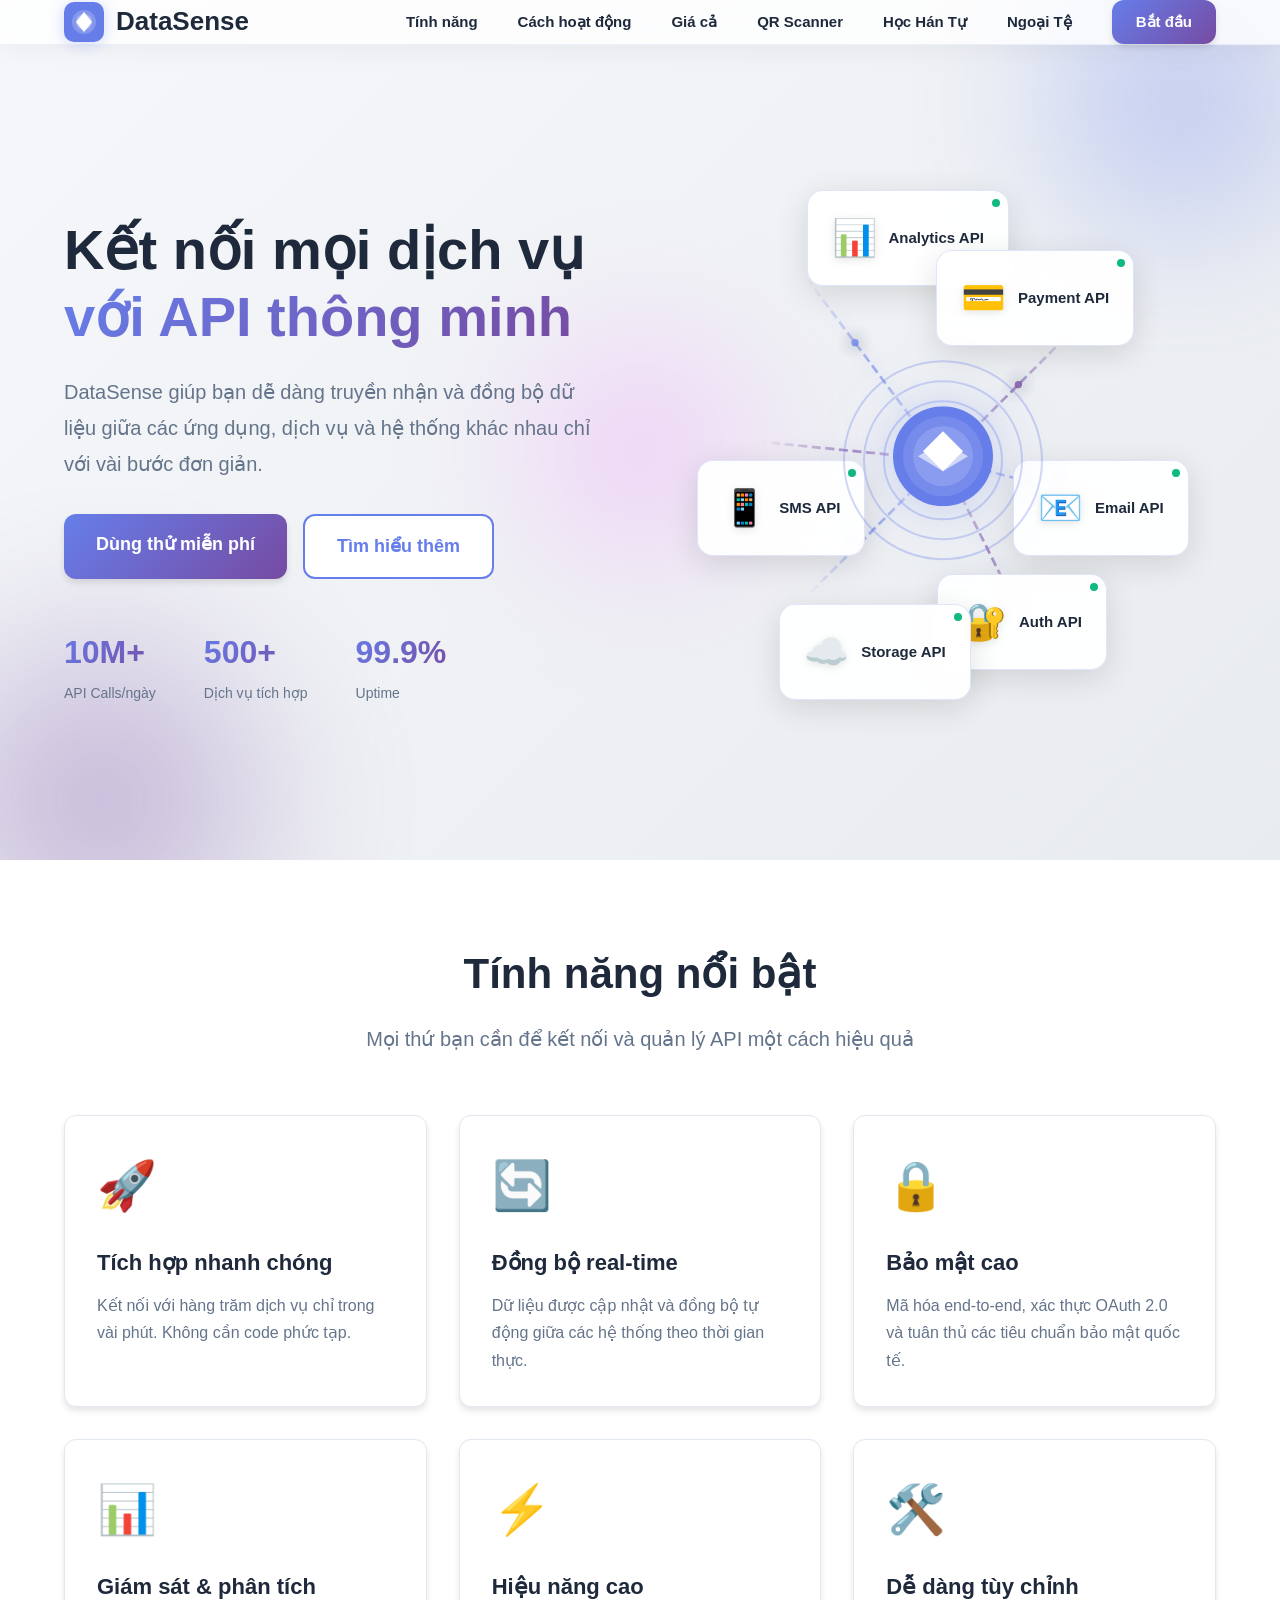
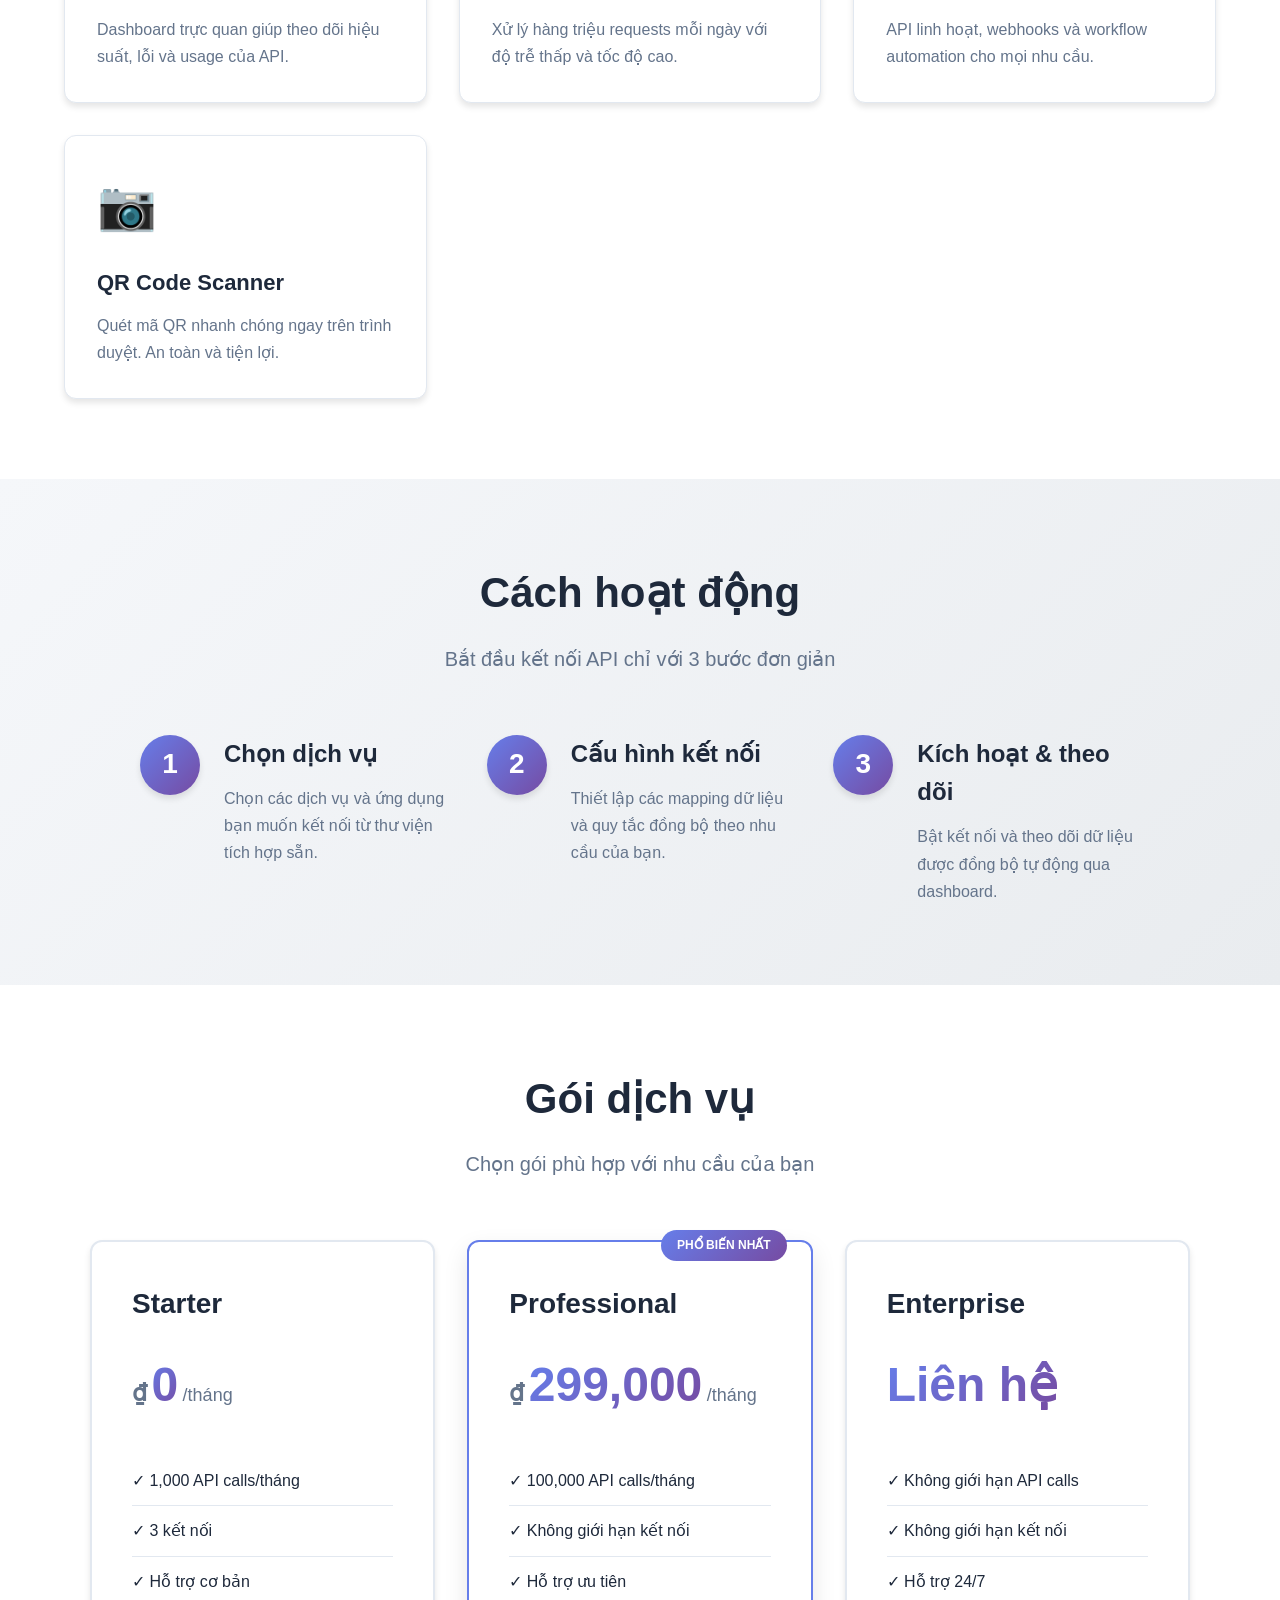
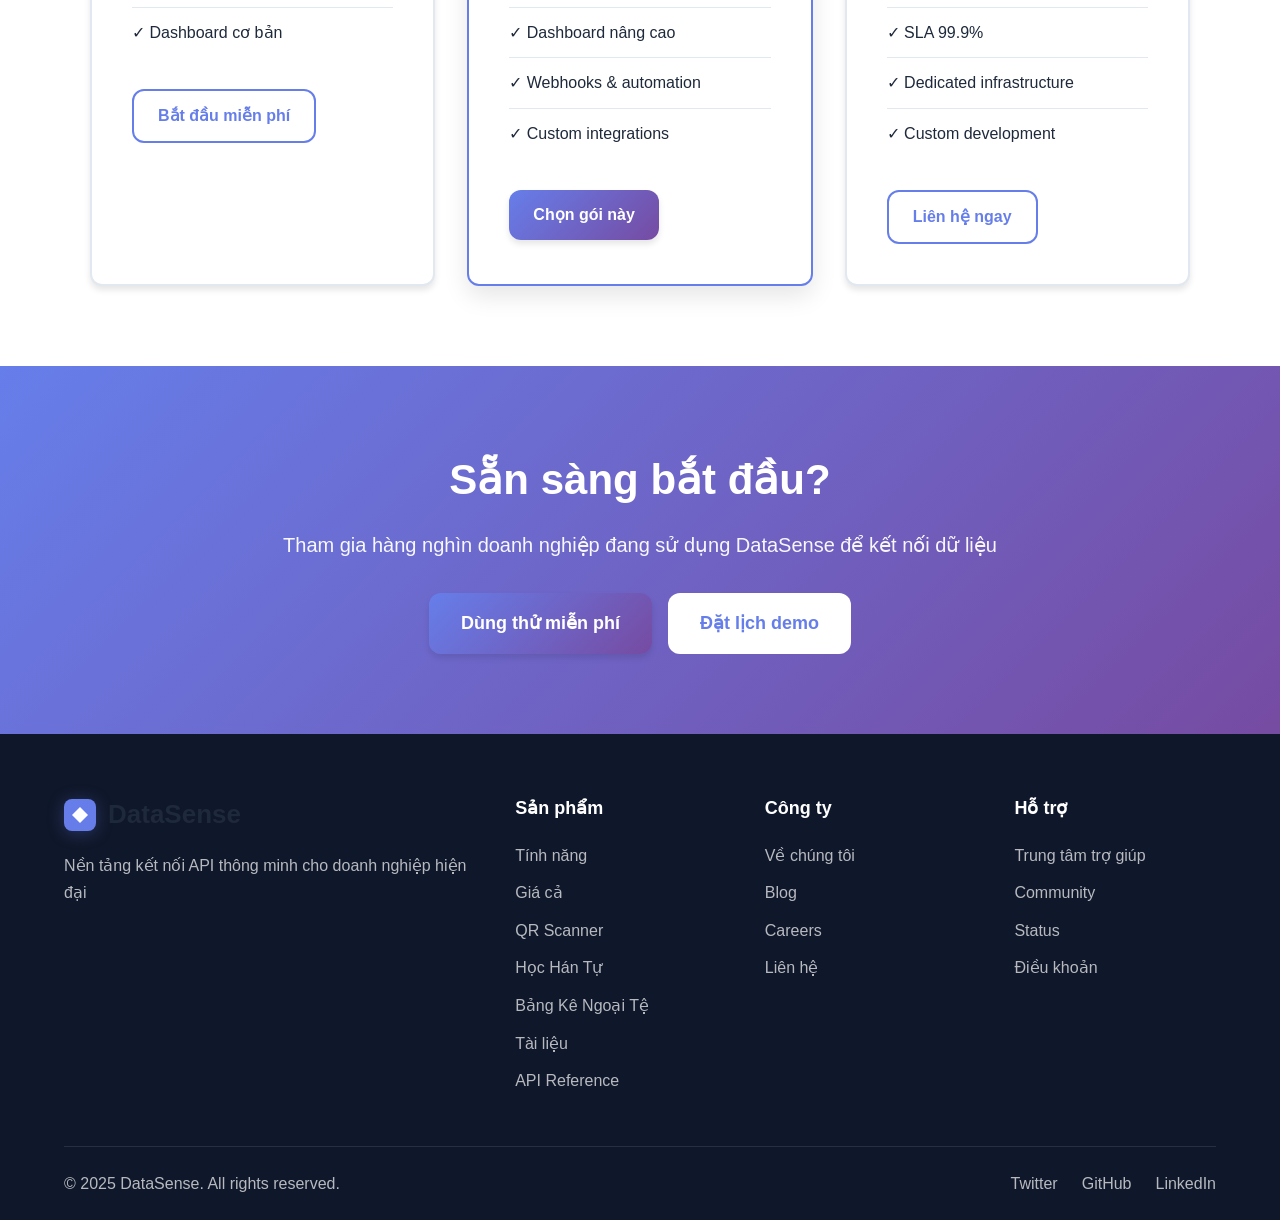
<file: index.html>
<!DOCTYPE html>
<html lang="vi">
<head>
    <meta charset="UTF-8">
    <meta name="viewport" content="width=device-width, initial-scale=1.0">
    <meta name="description" content="Nền tảng kết nối API giúp liên kết và đồng bộ dữ liệu giữa nhiều dịch vụ một cách dễ dàng">
    <title>DataSense - Kết nối API thông minh</title>
    <link rel="stylesheet" href="styles.css">
</head>
<body>
    <!-- Animated Background -->
    <div class="animated-background">
        <div class="gradient-orb orb-1"></div>
        <div class="gradient-orb orb-2"></div>
        <div class="gradient-orb orb-3"></div>
    </div>

    <!-- Header -->
    <header>
        <nav class="container">
            <div class="logo">
                <svg width="40" height="40" viewBox="0 0 40 40" fill="none">
                    <rect width="40" height="40" rx="10" fill="url(#gradient)"/>
                    <circle cx="20" cy="20" r="12" fill="white" opacity="0.2"/>
                    <circle cx="20" cy="20" r="8" fill="white" opacity="0.3"/>
                    <path d="M20 10L28 20L20 30L12 20L20 10Z" fill="white"/>
                    <defs>
                        <linearGradient id="gradient" x1="0" y1="0" x2="40" y2="40">
                            <stop offset="0%" stop-color="#667eea"/>
                            <stop offset="100%" stop-color="#764ba2"/>
                        </linearGradient>
                    </defs>
                </svg>
                <span>DataSense</span>
            </div>
            <ul class="nav-links">
                <li><a href="#features" class="nav-link">Tính năng</a></li>
                <li><a href="#how-it-works" class="nav-link">Cách hoạt động</a></li>
                <li><a href="#pricing" class="nav-link">Giá cả</a></li>
                <li><a href="scanner.html" class="nav-link">QR Scanner</a></li>
                <li><a href="chinese-learning.html" class="nav-link">Học Hán Tự</a></li>
                <li><a href="currency.html" class="nav-link">Ngoại Tệ</a></li>
                <li><a href="#contact" class="btn btn-primary nav-cta">Bắt đầu</a></li>
            </ul>
            <button class="mobile-menu-toggle" aria-label="Menu">
                <span></span>
                <span></span>
                <span></span>
            </button>
        </nav>
    </header>

    <!-- Hero Section -->
    <section class="hero">
        <div class="container">
            <div class="hero-content">
                <h1 class="hero-title">
                    Kết nối mọi dịch vụ<br>
                    <span class="gradient-text">với API thông minh</span>
                </h1>
                <p class="hero-description">
                    DataSense giúp bạn dễ dàng truyền nhận và đồng bộ dữ liệu giữa các ứng dụng,
                    dịch vụ và hệ thống khác nhau chỉ với vài bước đơn giản.
                </p>
                <div class="hero-buttons">
                    <a href="#contact" class="btn btn-primary btn-large">Dùng thử miễn phí</a>
                    <a href="#how-it-works" class="btn btn-secondary btn-large">Tìm hiểu thêm</a>
                </div>
                <div class="hero-stats">
                    <div class="stat">
                        <div class="stat-number">10M+</div>
                        <div class="stat-label">API Calls/ngày</div>
                    </div>
                    <div class="stat">
                        <div class="stat-number">500+</div>
                        <div class="stat-label">Dịch vụ tích hợp</div>
                    </div>
                    <div class="stat">
                        <div class="stat-number">99.9%</div>
                        <div class="stat-label">Uptime</div>
                    </div>
                </div>
            </div>
            <div class="hero-visual">
                <!-- API Cards -->
                <div class="floating-card card-1" data-card="1">
                    <div class="card-icon">📊</div>
                    <div class="card-text">Analytics API</div>
                    <div class="card-pulse"></div>
                </div>
                <div class="floating-card card-2" data-card="2">
                    <div class="card-icon">💳</div>
                    <div class="card-text">Payment API</div>
                    <div class="card-pulse"></div>
                </div>
                <div class="floating-card card-3" data-card="3">
                    <div class="card-icon">📧</div>
                    <div class="card-text">Email API</div>
                    <div class="card-pulse"></div>
                </div>
                <div class="floating-card card-4" data-card="4">
                    <div class="card-icon">🔐</div>
                    <div class="card-text">Auth API</div>
                    <div class="card-pulse"></div>
                </div>
                <div class="floating-card card-5" data-card="5">
                    <div class="card-icon">☁️</div>
                    <div class="card-text">Storage API</div>
                    <div class="card-pulse"></div>
                </div>
                <div class="floating-card card-6" data-card="6">
                    <div class="card-icon">📱</div>
                    <div class="card-text">SMS API</div>
                    <div class="card-pulse"></div>
                </div>

                <!-- Connection Lines -->
                <svg class="connection-svg" viewBox="0 0 600 600">
                    <defs>
                        <linearGradient id="lineGradient1" x1="0%" y1="0%" x2="100%" y2="0%">
                            <stop offset="0%" stop-color="#667eea" stop-opacity="0"/>
                            <stop offset="50%" stop-color="#667eea" stop-opacity="1"/>
                            <stop offset="100%" stop-color="#667eea" stop-opacity="0"/>
                        </linearGradient>
                        <linearGradient id="lineGradient2" x1="0%" y1="0%" x2="100%" y2="0%">
                            <stop offset="0%" stop-color="#764ba2" stop-opacity="0"/>
                            <stop offset="50%" stop-color="#764ba2" stop-opacity="1"/>
                            <stop offset="100%" stop-color="#764ba2" stop-opacity="0"/>
                        </linearGradient>
                    </defs>
                    <g class="lines-group">
                        <line class="connection-line line-1" x1="300" y1="300" x2="150" y2="100" stroke="url(#lineGradient1)"/>
                        <line class="connection-line line-2" x1="300" y1="300" x2="450" y2="150" stroke="url(#lineGradient2)"/>
                        <line class="connection-line line-3" x1="300" y1="300" x2="500" y2="350" stroke="url(#lineGradient1)"/>
                        <line class="connection-line line-4" x1="300" y1="300" x2="400" y2="500" stroke="url(#lineGradient2)"/>
                        <line class="connection-line line-5" x1="300" y1="300" x2="150" y2="450" stroke="url(#lineGradient1)"/>
                        <line class="connection-line line-6" x1="300" y1="300" x2="100" y2="280" stroke="url(#lineGradient2)"/>

                        <!-- Animated particles -->
                        <circle class="particle particle-1" r="4" fill="#667eea">
                            <animateMotion dur="3s" repeatCount="indefinite">
                                <mpath href="#path1"/>
                            </animateMotion>
                        </circle>
                        <circle class="particle particle-2" r="4" fill="#764ba2">
                            <animateMotion dur="3.5s" repeatCount="indefinite">
                                <mpath href="#path2"/>
                            </animateMotion>
                        </circle>
                        <circle class="particle particle-3" r="4" fill="#667eea">
                            <animateMotion dur="4s" repeatCount="indefinite">
                                <mpath href="#path3"/>
                            </animateMotion>
                        </circle>
                    </g>

                    <!-- Paths for particle animation -->
                    <path id="path1" d="M 300 300 L 150 100" fill="none" stroke="none"/>
                    <path id="path2" d="M 300 300 L 450 150" fill="none" stroke="none"/>
                    <path id="path3" d="M 300 300 L 500 350" fill="none" stroke="none"/>
                </svg>

                <!-- Center Hub -->
                <div class="center-hub">
                    <div class="hub-rings">
                        <div class="hub-ring ring-1"></div>
                        <div class="hub-ring ring-2"></div>
                        <div class="hub-ring ring-3"></div>
                    </div>
                    <svg width="100" height="100" viewBox="0 0 100 100" fill="none">
                        <circle cx="50" cy="50" r="50" fill="url(#hubGradient)"/>
                        <circle cx="50" cy="50" r="40" fill="white" opacity="0.1"/>
                        <circle cx="50" cy="50" r="30" fill="white" opacity="0.15"/>
                        <path d="M50 25L70 45L50 65L30 45L50 25Z" fill="white"/>
                        <path d="M50 35L75 50L50 65L25 50L50 35Z" fill="white" opacity="0.6"/>
                        <defs>
                            <linearGradient id="hubGradient" x1="0" y1="0" x2="100" y2="100">
                                <stop offset="0%" stop-color="#667eea"/>
                                <stop offset="100%" stop-color="#764ba2"/>
                            </linearGradient>
                        </defs>
                    </svg>
                </div>
            </div>
        </div>
    </section>

    <!-- Features Section -->
    <section id="features" class="features">
        <div class="container">
            <h2 class="section-title">Tính năng nổi bật</h2>
            <p class="section-description">
                Mọi thứ bạn cần để kết nối và quản lý API một cách hiệu quả
            </p>
            <div class="features-grid">
                <div class="feature-card">
                    <div class="feature-icon">🚀</div>
                    <h3>Tích hợp nhanh chóng</h3>
                    <p>Kết nối với hàng trăm dịch vụ chỉ trong vài phút. Không cần code phức tạp.</p>
                </div>
                <div class="feature-card">
                    <div class="feature-icon">🔄</div>
                    <h3>Đồng bộ real-time</h3>
                    <p>Dữ liệu được cập nhật và đồng bộ tự động giữa các hệ thống theo thời gian thực.</p>
                </div>
                <div class="feature-card">
                    <div class="feature-icon">🔒</div>
                    <h3>Bảo mật cao</h3>
                    <p>Mã hóa end-to-end, xác thực OAuth 2.0 và tuân thủ các tiêu chuẩn bảo mật quốc tế.</p>
                </div>
                <div class="feature-card">
                    <div class="feature-icon">📊</div>
                    <h3>Giám sát & phân tích</h3>
                    <p>Dashboard trực quan giúp theo dõi hiệu suất, lỗi và usage của API.</p>
                </div>
                <div class="feature-card">
                    <div class="feature-icon">⚡</div>
                    <h3>Hiệu năng cao</h3>
                    <p>Xử lý hàng triệu requests mỗi ngày với độ trễ thấp và tốc độ cao.</p>
                </div>
                <div class="feature-card">
                    <div class="feature-icon">🛠️</div>
                    <h3>Dễ dàng tùy chỉnh</h3>
                    <p>API linh hoạt, webhooks và workflow automation cho mọi nhu cầu.</p>
                </div>
                <div class="feature-card" onclick="window.location.href='scanner.html'" style="cursor: pointer;">
                    <div class="feature-icon">📷</div>
                    <h3>QR Code Scanner</h3>
                    <p>Quét mã QR nhanh chóng ngay trên trình duyệt. An toàn và tiện lợi.</p>
                </div>
            </div>
        </div>
    </section>

    <!-- How It Works Section -->
    <section id="how-it-works" class="how-it-works">
        <div class="container">
            <h2 class="section-title">Cách hoạt động</h2>
            <p class="section-description">
                Bắt đầu kết nối API chỉ với 3 bước đơn giản
            </p>
            <div class="steps">
                <div class="step">
                    <div class="step-number">1</div>
                    <div class="step-content">
                        <h3>Chọn dịch vụ</h3>
                        <p>Chọn các dịch vụ và ứng dụng bạn muốn kết nối từ thư viện tích hợp sẵn.</p>
                    </div>
                </div>
                <div class="step">
                    <div class="step-number">2</div>
                    <div class="step-content">
                        <h3>Cấu hình kết nối</h3>
                        <p>Thiết lập các mapping dữ liệu và quy tắc đồng bộ theo nhu cầu của bạn.</p>
                    </div>
                </div>
                <div class="step">
                    <div class="step-number">3</div>
                    <div class="step-content">
                        <h3>Kích hoạt & theo dõi</h3>
                        <p>Bật kết nối và theo dõi dữ liệu được đồng bộ tự động qua dashboard.</p>
                    </div>
                </div>
            </div>
        </div>
    </section>

    <!-- Pricing Section -->
    <section id="pricing" class="pricing">
        <div class="container">
            <h2 class="section-title">Gói dịch vụ</h2>
            <p class="section-description">
                Chọn gói phù hợp với nhu cầu của bạn
            </p>
            <div class="pricing-grid">
                <div class="pricing-card">
                    <h3>Starter</h3>
                    <div class="price">
                        <span class="currency">₫</span>
                        <span class="amount">0</span>
                        <span class="period">/tháng</span>
                    </div>
                    <ul class="features-list">
                        <li>✓ 1,000 API calls/tháng</li>
                        <li>✓ 3 kết nối</li>
                        <li>✓ Hỗ trợ cơ bản</li>
                        <li>✓ Dashboard cơ bản</li>
                    </ul>
                    <a href="#contact" class="btn btn-secondary">Bắt đầu miễn phí</a>
                </div>
                <div class="pricing-card featured">
                    <div class="badge">Phổ biến nhất</div>
                    <h3>Professional</h3>
                    <div class="price">
                        <span class="currency">₫</span>
                        <span class="amount">299,000</span>
                        <span class="period">/tháng</span>
                    </div>
                    <ul class="features-list">
                        <li>✓ 100,000 API calls/tháng</li>
                        <li>✓ Không giới hạn kết nối</li>
                        <li>✓ Hỗ trợ ưu tiên</li>
                        <li>✓ Dashboard nâng cao</li>
                        <li>✓ Webhooks & automation</li>
                        <li>✓ Custom integrations</li>
                    </ul>
                    <a href="#contact" class="btn btn-primary">Chọn gói này</a>
                </div>
                <div class="pricing-card">
                    <h3>Enterprise</h3>
                    <div class="price">
                        <span class="amount">Liên hệ</span>
                    </div>
                    <ul class="features-list">
                        <li>✓ Không giới hạn API calls</li>
                        <li>✓ Không giới hạn kết nối</li>
                        <li>✓ Hỗ trợ 24/7</li>
                        <li>✓ SLA 99.9%</li>
                        <li>✓ Dedicated infrastructure</li>
                        <li>✓ Custom development</li>
                    </ul>
                    <a href="#contact" class="btn btn-secondary">Liên hệ ngay</a>
                </div>
            </div>
        </div>
    </section>

    <!-- CTA Section -->
    <section id="contact" class="cta">
        <div class="container">
            <h2>Sẵn sàng bắt đầu?</h2>
            <p>Tham gia hàng nghìn doanh nghiệp đang sử dụng DataSense để kết nối dữ liệu</p>
            <div class="cta-buttons">
                <a href="#" class="btn btn-primary btn-large">Dùng thử miễn phí</a>
                <a href="#" class="btn btn-white btn-large">Đặt lịch demo</a>
            </div>
        </div>
    </section>

    <!-- Footer -->
    <footer>
        <div class="container">
            <div class="footer-content">
                <div class="footer-section">
                    <div class="logo">
                        <svg width="32" height="32" viewBox="0 0 32 32" fill="none">
                            <rect width="32" height="32" rx="8" fill="url(#footerGradient)"/>
                            <path d="M16 8L24 16L16 24L8 16L16 8Z" fill="white"/>
                            <defs>
                                <linearGradient id="footerGradient" x1="0" y1="0" x2="32" y2="32">
                                    <stop offset="0%" stop-color="#667eea"/>
                                    <stop offset="100%" stop-color="#764ba2"/>
                                </linearGradient>
                            </defs>
                        </svg>
                        <span>DataSense</span>
                    </div>
                    <p>Nền tảng kết nối API thông minh cho doanh nghiệp hiện đại</p>
                </div>
                <div class="footer-section">
                    <h4>Sản phẩm</h4>
                    <ul>
                        <li><a href="#features">Tính năng</a></li>
                        <li><a href="#pricing">Giá cả</a></li>
                        <li><a href="scanner.html">QR Scanner</a></li>
                        <li><a href="chinese-learning.html">Học Hán Tự</a></li>
                        <li><a href="currency.html">Bảng Kê Ngoại Tệ</a></li>
                        <li><a href="#">Tài liệu</a></li>
                        <li><a href="#">API Reference</a></li>
                    </ul>
                </div>
                <div class="footer-section">
                    <h4>Công ty</h4>
                    <ul>
                        <li><a href="#">Về chúng tôi</a></li>
                        <li><a href="#">Blog</a></li>
                        <li><a href="#">Careers</a></li>
                        <li><a href="#">Liên hệ</a></li>
                    </ul>
                </div>
                <div class="footer-section">
                    <h4>Hỗ trợ</h4>
                    <ul>
                        <li><a href="#">Trung tâm trợ giúp</a></li>
                        <li><a href="#">Community</a></li>
                        <li><a href="#">Status</a></li>
                        <li><a href="#">Điều khoản</a></li>
                    </ul>
                </div>
            </div>
            <div class="footer-bottom">
                <p>&copy; 2025 DataSense. All rights reserved.</p>
                <div class="social-links">
                    <a href="#">Twitter</a>
                    <a href="#">GitHub</a>
                    <a href="#">LinkedIn</a>
                </div>
            </div>
        </div>
    </footer>

    <script src="script.js"></script>
</body>
</html>
</file>
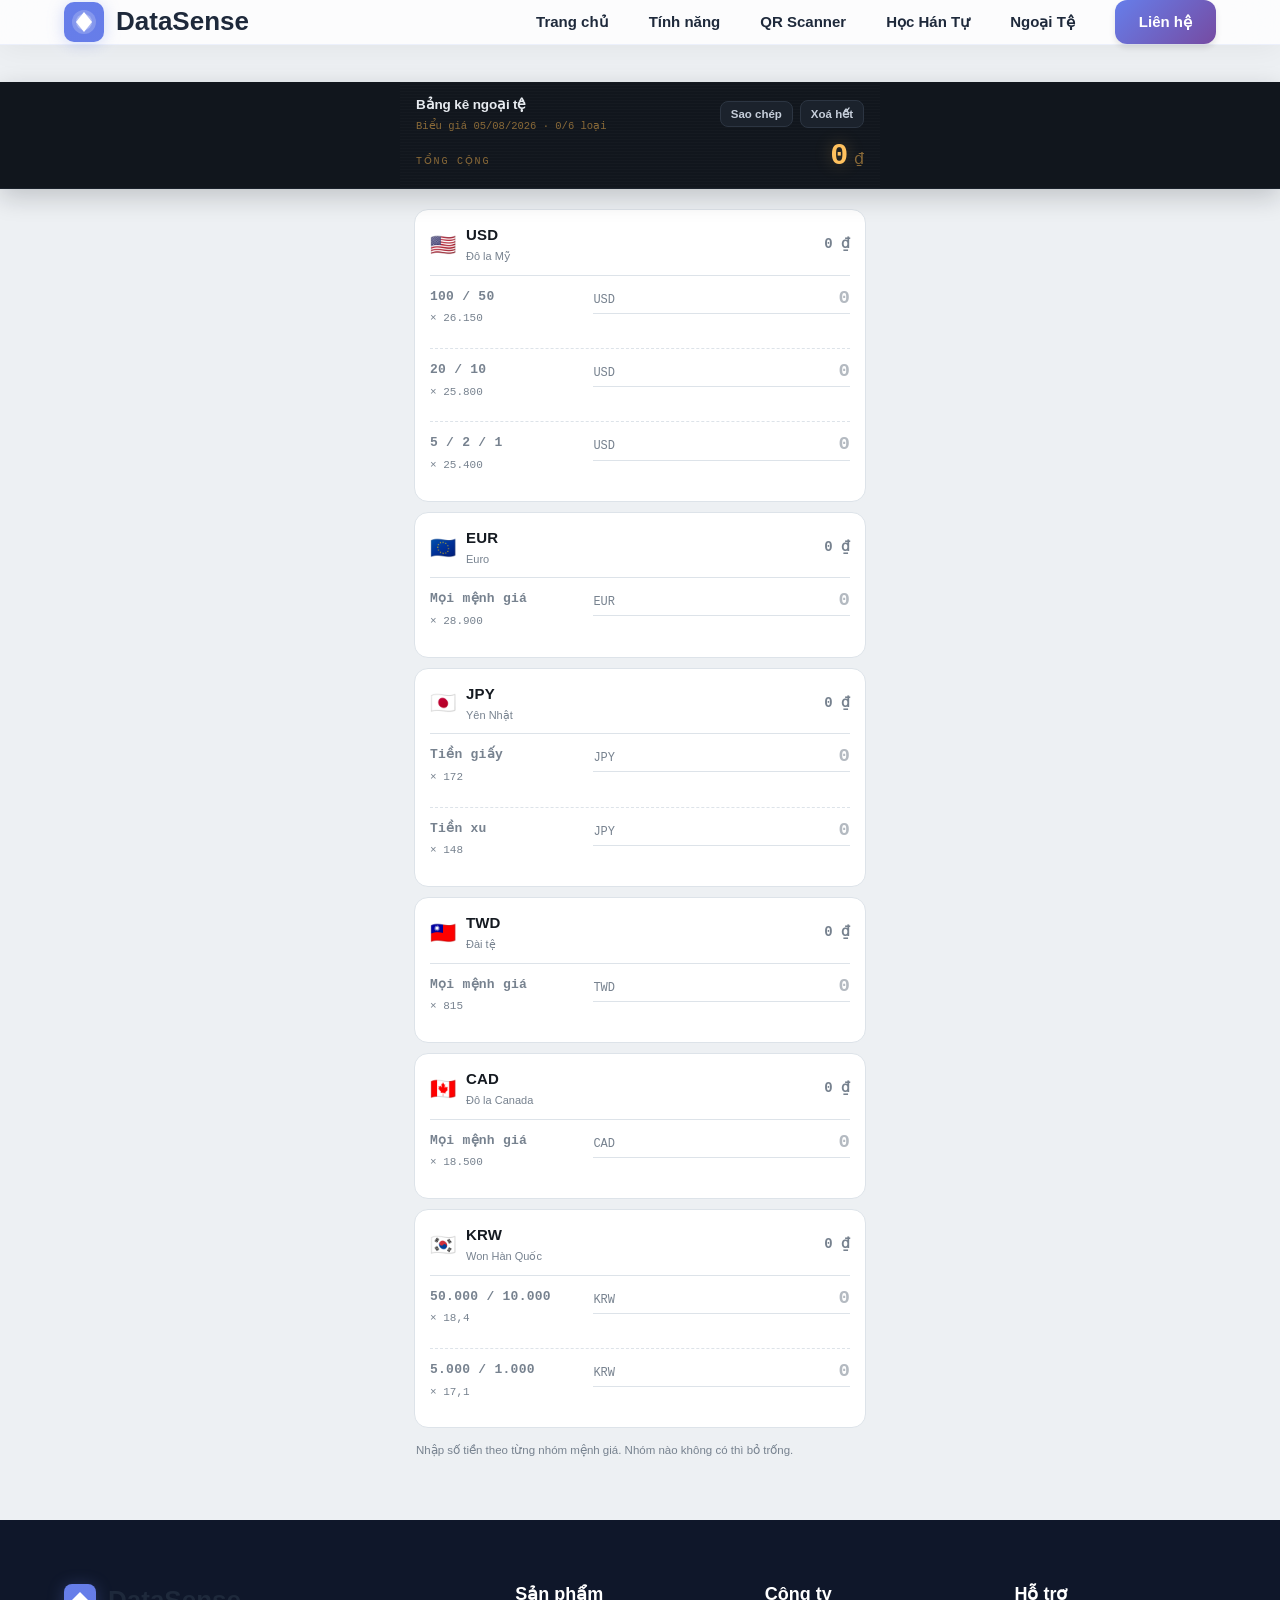
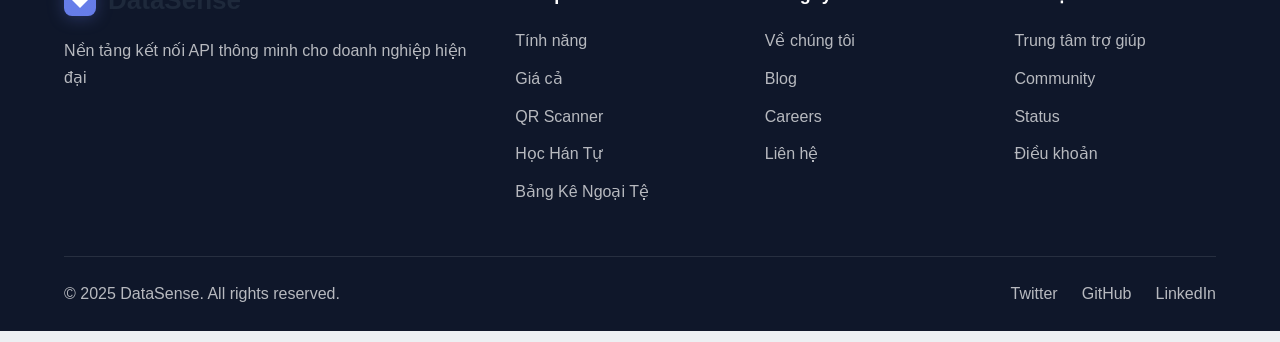
<file: currency.html>
<!DOCTYPE html>
<html lang="vi">
<head>
    <meta charset="UTF-8">
    <meta name="viewport" content="width=device-width, initial-scale=1.0">
    <meta name="description" content="Tính quy đổi ngoại tệ theo mệnh giá, bảng kê nhanh gọn ngay trên trình duyệt">
    <title>Bảng Kê Ngoại Tệ - DataSense</title>
    <link rel="stylesheet" href="styles.css">
    <link rel="stylesheet" href="currency-styles.css">
</head>
<body class="currency-page">
    <!-- Header -->
    <header>
        <nav class="container">
            <div class="logo">
                <a href="index.html" style="display: flex; align-items: center; gap: 12px; text-decoration: none; color: inherit;">
                    <svg width="40" height="40" viewBox="0 0 40 40" fill="none">
                        <rect width="40" height="40" rx="10" fill="url(#gradient)"/>
                        <circle cx="20" cy="20" r="12" fill="white" opacity="0.2"/>
                        <circle cx="20" cy="20" r="8" fill="white" opacity="0.3"/>
                        <path d="M20 10L28 20L20 30L12 20L20 10Z" fill="white"/>
                        <defs>
                            <linearGradient id="gradient" x1="0" y1="0" x2="40" y2="40">
                                <stop offset="0%" stop-color="#667eea"/>
                                <stop offset="100%" stop-color="#764ba2"/>
                            </linearGradient>
                        </defs>
                    </svg>
                    <span>DataSense</span>
                </a>
            </div>
            <ul class="nav-links">
                <li><a href="index.html" class="nav-link">Trang chủ</a></li>
                <li><a href="index.html#features" class="nav-link">Tính năng</a></li>
                <li><a href="scanner.html" class="nav-link">QR Scanner</a></li>
                <li><a href="chinese-learning.html" class="nav-link">Học Hán Tự</a></li>
                <li><a href="currency.html" class="nav-link active">Ngoại Tệ</a></li>
                <li><a href="index.html#contact" class="btn btn-primary nav-cta">Liên hệ</a></li>
            </ul>
            <button class="mobile-menu-toggle" aria-label="Menu">
                <span></span>
                <span></span>
                <span></span>
            </button>
        </nav>
    </header>

    <!-- Sticky total bar (mô phỏng màn hình máy đếm tiền) -->
    <div class="currency-topbar" id="currencyTopbar">
        <div class="currency-topbar-inner">
            <div class="topbar-scanlines"></div>
            <div class="topbar-row">
                <div class="topbar-title-group">
                    <div class="topbar-title">Bảng kê ngoại tệ</div>
                    <div class="topbar-sub" id="currencyNote">Đang tải...</div>
                </div>
                <button class="btn-dark" id="btnCopy" type="button">Sao chép</button>
                <button class="btn-dark" id="btnClear" type="button">Xoá hết</button>
            </div>
            <div class="topbar-total-row">
                <span class="topbar-total-label">Tổng cộng</span>
                <span class="topbar-total-value">
                    <span class="topbar-total-number" id="currencyTotal">0</span>
                    <span class="topbar-total-currency">₫</span>
                </span>
            </div>
        </div>
    </div>

    <!-- Currency Section -->
    <section class="currency-section">
        <div class="currency-container">
            <div id="currencyCards"><!-- injected by currency.js --></div>
            <p class="currency-hint">Nhập số tiền theo từng nhóm mệnh giá. Nhóm nào không có thì bỏ trống.</p>
        </div>
    </section>

    <!-- Footer -->
    <footer>
        <div class="container">
            <div class="footer-content">
                <div class="footer-section">
                    <div class="logo">
                        <svg width="32" height="32" viewBox="0 0 32 32" fill="none">
                            <rect width="32" height="32" rx="8" fill="url(#footerGradient)"/>
                            <path d="M16 8L24 16L16 24L8 16L16 8Z" fill="white"/>
                            <defs>
                                <linearGradient id="footerGradient" x1="0" y1="0" x2="32" y2="32">
                                    <stop offset="0%" stop-color="#667eea"/>
                                    <stop offset="100%" stop-color="#764ba2"/>
                                </linearGradient>
                            </defs>
                        </svg>
                        <span>DataSense</span>
                    </div>
                    <p>Nền tảng kết nối API thông minh cho doanh nghiệp hiện đại</p>
                </div>
                <div class="footer-section">
                    <h4>Sản phẩm</h4>
                    <ul>
                        <li><a href="index.html#features">Tính năng</a></li>
                        <li><a href="index.html#pricing">Giá cả</a></li>
                        <li><a href="scanner.html">QR Scanner</a></li>
                        <li><a href="chinese-learning.html">Học Hán Tự</a></li>
                        <li><a href="currency.html">Bảng Kê Ngoại Tệ</a></li>
                    </ul>
                </div>
                <div class="footer-section">
                    <h4>Công ty</h4>
                    <ul>
                        <li><a href="#">Về chúng tôi</a></li>
                        <li><a href="#">Blog</a></li>
                        <li><a href="#">Careers</a></li>
                        <li><a href="#">Liên hệ</a></li>
                    </ul>
                </div>
                <div class="footer-section">
                    <h4>Hỗ trợ</h4>
                    <ul>
                        <li><a href="#">Trung tâm trợ giúp</a></li>
                        <li><a href="#">Community</a></li>
                        <li><a href="#">Status</a></li>
                        <li><a href="#">Điều khoản</a></li>
                    </ul>
                </div>
            </div>
            <div class="footer-bottom">
                <p>&copy; 2025 DataSense. All rights reserved.</p>
                <div class="social-links">
                    <a href="#">Twitter</a>
                    <a href="#">GitHub</a>
                    <a href="#">LinkedIn</a>
                </div>
            </div>
        </div>
    </footer>

    <script src="script.js"></script>
    <script src="currency.js"></script>
</body>
</html>
</file>
<file: styles.css>
/* Reset & Base Styles */
* {
    margin: 0;
    padding: 0;
    box-sizing: border-box;
}

:root {
    --primary-color: #667eea;
    --secondary-color: #764ba2;
    --dark-bg: #0f172a;
    --light-bg: #f8fafc;
    --text-dark: #1e293b;
    --text-light: #64748b;
    --white: #ffffff;
    --border-radius: 12px;
    --shadow-sm: 0 1px 3px rgba(0, 0, 0, 0.1);
    --shadow-md: 0 4px 6px rgba(0, 0, 0, 0.1);
    --shadow-lg: 0 10px 25px rgba(0, 0, 0, 0.1);
    --shadow-xl: 0 20px 40px rgba(0, 0, 0, 0.15);
}

body {
    font-family: -apple-system, BlinkMacSystemFont, 'Segoe UI', Roboto, 'Helvetica Neue', Arial, sans-serif;
    line-height: 1.6;
    color: var(--text-dark);
    background: var(--white);
    overflow-x: hidden;
    position: relative;
}

/* Animated Background */
.animated-background {
    position: fixed;
    top: 0;
    left: 0;
    width: 100%;
    height: 100%;
    z-index: -1;
    overflow: hidden;
    background: linear-gradient(135deg, #f5f7fa 0%, #e9ecef 100%);
}

.gradient-orb {
    position: absolute;
    border-radius: 50%;
    filter: blur(60px);
    opacity: 0.4;
    animation: float-orb 20s infinite ease-in-out;
}

.orb-1 {
    width: 400px;
    height: 400px;
    background: radial-gradient(circle, #667eea 0%, transparent 70%);
    top: -100px;
    right: -100px;
    animation-delay: 0s;
}

.orb-2 {
    width: 500px;
    height: 500px;
    background: radial-gradient(circle, #764ba2 0%, transparent 70%);
    bottom: -150px;
    left: -150px;
    animation-delay: 7s;
}

.orb-3 {
    width: 350px;
    height: 350px;
    background: radial-gradient(circle, #f093fb 0%, transparent 70%);
    top: 50%;
    left: 50%;
    transform: translate(-50%, -50%);
    animation-delay: 14s;
}

@keyframes float-orb {
    0%, 100% {
        transform: translate(0, 0) scale(1);
    }
    25% {
        transform: translate(50px, -50px) scale(1.1);
    }
    50% {
        transform: translate(-30px, 50px) scale(0.9);
    }
    75% {
        transform: translate(40px, 30px) scale(1.05);
    }
}

.container {
    max-width: 1200px;
    margin: 0 auto;
    padding: 0 24px;
}

/* Header & Navigation */
header {
    position: fixed;
    top: 0;
    left: 0;
    right: 0;
    background: rgba(255, 255, 255, 0.8);
    backdrop-filter: blur(20px);
    -webkit-backdrop-filter: blur(20px);
    border-bottom: 1px solid rgba(102, 126, 234, 0.1);
    box-shadow: 0 4px 30px rgba(0, 0, 0, 0.05);
    z-index: 1000;
    transition: all 0.3s ease;
}

header.scrolled {
    background: rgba(255, 255, 255, 0.95);
    box-shadow: 0 4px 20px rgba(0, 0, 0, 0.1);
}

nav {
    display: flex;
    justify-content: space-between;
    align-items: center;
    padding: 20px 24px;
}

.logo {
    display: flex;
    align-items: center;
    gap: 12px;
    font-size: 26px;
    font-weight: 800;
    color: var(--text-dark);
    cursor: pointer;
    transition: transform 0.3s ease;
}

.logo:hover {
    transform: scale(1.05);
}

.logo svg {
    filter: drop-shadow(0 2px 8px rgba(102, 126, 234, 0.3));
}

.nav-links {
    display: flex;
    list-style: none;
    gap: 40px;
    align-items: center;
}

.nav-link {
    text-decoration: none;
    color: var(--text-dark);
    font-weight: 600;
    font-size: 15px;
    position: relative;
    transition: color 0.3s ease;
}

.nav-link::after {
    content: '';
    position: absolute;
    bottom: -4px;
    left: 0;
    width: 0;
    height: 2px;
    background: linear-gradient(90deg, var(--primary-color), var(--secondary-color));
    transition: width 0.3s ease;
}

.nav-link:hover {
    color: var(--primary-color);
}

.nav-link:hover::after {
    width: 100%;
}

.nav-link.active::after {
    width: 100%;
}

.nav-cta {
    padding: 10px 24px !important;
    font-size: 15px !important;
}

.mobile-menu-toggle {
    display: none;
    flex-direction: column;
    gap: 5px;
    background: none;
    border: none;
    cursor: pointer;
    padding: 8px;
}

.mobile-menu-toggle span {
    width: 25px;
    height: 3px;
    background: var(--text-dark);
    border-radius: 2px;
    transition: all 0.3s ease;
}

.mobile-menu-toggle:hover span {
    background: var(--primary-color);
}

/* Buttons */
.btn {
    display: inline-block;
    padding: 12px 24px;
    border-radius: var(--border-radius);
    text-decoration: none;
    font-weight: 600;
    transition: all 0.3s ease;
    border: none;
    cursor: pointer;
    text-align: center;
}

.btn-primary {
    background: linear-gradient(135deg, var(--primary-color), var(--secondary-color));
    color: var(--white);
    box-shadow: var(--shadow-md);
}

.btn-primary:hover {
    transform: translateY(-2px);
    box-shadow: var(--shadow-lg);
}

.btn-secondary {
    background: var(--white);
    color: var(--primary-color);
    border: 2px solid var(--primary-color);
}

.btn-secondary:hover {
    background: var(--primary-color);
    color: var(--white);
}

.btn-white {
    background: var(--white);
    color: var(--primary-color);
}

.btn-white:hover {
    background: rgba(255, 255, 255, 0.9);
}

.btn-large {
    padding: 16px 32px;
    font-size: 18px;
}

/* Hero Section */
.hero {
    padding: 160px 0 100px;
    background: transparent;
    position: relative;
    overflow: hidden;
}

.hero .container {
    display: grid;
    grid-template-columns: 1fr 1fr;
    gap: 60px;
    align-items: center;
}

.hero-title {
    font-size: 56px;
    font-weight: 800;
    line-height: 1.2;
    margin-bottom: 24px;
    color: var(--text-dark);
}

.gradient-text {
    background: linear-gradient(135deg, var(--primary-color), var(--secondary-color));
    -webkit-background-clip: text;
    -webkit-text-fill-color: transparent;
    background-clip: text;
}

.hero-description {
    font-size: 20px;
    color: var(--text-light);
    margin-bottom: 32px;
    line-height: 1.8;
}

.hero-buttons {
    display: flex;
    gap: 16px;
    margin-bottom: 48px;
}

.hero-stats {
    display: flex;
    gap: 48px;
}

.stat {
    text-align: left;
}

.stat-number {
    font-size: 32px;
    font-weight: 800;
    color: var(--text-dark);
    background: linear-gradient(135deg, var(--primary-color), var(--secondary-color));
    -webkit-background-clip: text;
    -webkit-text-fill-color: transparent;
    background-clip: text;
}

.stat-label {
    font-size: 14px;
    color: var(--text-light);
    margin-top: 4px;
}

/* Hero Visual */
.hero-visual {
    position: relative;
    height: 600px;
    width: 100%;
}

/* Connection SVG */
.connection-svg {
    position: absolute;
    top: 50%;
    left: 50%;
    transform: translate(-50%, -50%);
    width: 100%;
    height: 100%;
    z-index: 1;
}

.connection-line {
    stroke-width: 3;
    stroke-dasharray: 10, 5;
    animation: dash-flow 3s linear infinite;
    opacity: 0.6;
    filter: drop-shadow(0 0 8px rgba(102, 126, 234, 0.4));
}

@keyframes dash-flow {
    0% {
        stroke-dashoffset: 0;
    }
    100% {
        stroke-dashoffset: -30;
    }
}

.particle {
    filter: drop-shadow(0 0 8px currentColor);
    opacity: 0.8;
}

/* Center Hub */
.center-hub {
    position: absolute;
    top: 50%;
    left: 50%;
    transform: translate(-50%, -50%);
    z-index: 10;
    animation: pulse-hub 4s ease-in-out infinite;
}

.hub-rings {
    position: absolute;
    top: 50%;
    left: 50%;
    transform: translate(-50%, -50%);
}

.hub-ring {
    position: absolute;
    top: 50%;
    left: 50%;
    transform: translate(-50%, -50%);
    border: 2px solid;
    border-color: rgba(102, 126, 234, 0.3);
    border-radius: 50%;
    animation: expand-ring 3s ease-out infinite;
}

.ring-1 {
    width: 120px;
    height: 120px;
    animation-delay: 0s;
}

.ring-2 {
    width: 160px;
    height: 160px;
    animation-delay: 1s;
}

.ring-3 {
    width: 200px;
    height: 200px;
    animation-delay: 2s;
}

@keyframes expand-ring {
    0% {
        transform: translate(-50%, -50%) scale(0.8);
        opacity: 0;
    }
    50% {
        opacity: 0.5;
    }
    100% {
        transform: translate(-50%, -50%) scale(1.5);
        opacity: 0;
    }
}

@keyframes pulse-hub {
    0%, 100% {
        transform: translate(-50%, -50%) scale(1) rotate(0deg);
    }
    50% {
        transform: translate(-50%, -50%) scale(1.1) rotate(180deg);
    }
}

/* Floating Cards */
.floating-card {
    position: absolute;
    background: rgba(255, 255, 255, 0.95);
    backdrop-filter: blur(10px);
    padding: 18px 24px;
    border-radius: 16px;
    box-shadow: 0 8px 32px rgba(0, 0, 0, 0.12);
    display: flex;
    align-items: center;
    gap: 12px;
    animation: float-card 4s ease-in-out infinite;
    z-index: 5;
    border: 1px solid rgba(102, 126, 234, 0.2);
    transition: all 0.3s ease;
    cursor: pointer;
}

.floating-card:hover {
    transform: scale(1.1) translateY(-5px);
    box-shadow: 0 12px 40px rgba(102, 126, 234, 0.3);
    border-color: var(--primary-color);
}

.card-pulse {
    position: absolute;
    top: 8px;
    right: 8px;
    width: 8px;
    height: 8px;
    background: #10b981;
    border-radius: 50%;
    animation: pulse-dot 2s ease-in-out infinite;
}

@keyframes pulse-dot {
    0%, 100% {
        transform: scale(1);
        opacity: 1;
    }
    50% {
        transform: scale(1.5);
        opacity: 0.5;
    }
}

.card-icon {
    font-size: 36px;
    filter: drop-shadow(0 2px 4px rgba(0, 0, 0, 0.1));
}

.card-text {
    font-weight: 700;
    font-size: 15px;
    color: var(--text-dark);
    white-space: nowrap;
}

/* Card Positions - Circular Layout */
.card-1 {
    top: 5%;
    left: 25%;
    animation-delay: 0s;
}

.card-2 {
    top: 15%;
    right: 15%;
    animation-delay: 0.5s;
}

.card-3 {
    top: 50%;
    right: 5%;
    animation-delay: 1s;
}

.card-4 {
    bottom: 15%;
    right: 20%;
    animation-delay: 1.5s;
}

.card-5 {
    bottom: 10%;
    left: 20%;
    animation-delay: 2s;
}

.card-6 {
    top: 50%;
    left: 5%;
    animation-delay: 2.5s;
}

/* Animations */
@keyframes float-card {
    0%, 100% {
        transform: translateY(0) rotate(0deg);
    }
    25% {
        transform: translateY(-15px) rotate(2deg);
    }
    50% {
        transform: translateY(-5px) rotate(-1deg);
    }
    75% {
        transform: translateY(-20px) rotate(1deg);
    }
}

@keyframes float {
    0%, 100% {
        transform: translateY(0);
    }
    50% {
        transform: translateY(-20px);
    }
}

@keyframes pulse {
    0%, 100% {
        transform: translate(-50%, -50%) scale(1);
    }
    50% {
        transform: translate(-50%, -50%) scale(1.05);
    }
}

@keyframes pulse-line {
    0%, 100% {
        opacity: 0.3;
    }
    50% {
        opacity: 1;
    }
}

/* Sections */
section {
    padding: 80px 0;
}

.section-title {
    font-size: 42px;
    font-weight: 800;
    text-align: center;
    margin-bottom: 16px;
    color: var(--text-dark);
}

.section-description {
    font-size: 20px;
    color: var(--text-light);
    text-align: center;
    margin-bottom: 60px;
    max-width: 600px;
    margin-left: auto;
    margin-right: auto;
}

/* Features Section */
.features {
    background: var(--white);
}

.features-grid {
    display: grid;
    grid-template-columns: repeat(3, 1fr);
    gap: 32px;
}

.feature-card {
    padding: 32px;
    background: var(--white);
    border-radius: var(--border-radius);
    box-shadow: var(--shadow-md);
    transition: all 0.3s ease;
    border: 1px solid #e2e8f0;
}

.feature-card:hover {
    transform: translateY(-8px);
    box-shadow: var(--shadow-xl);
}

.feature-icon {
    font-size: 48px;
    margin-bottom: 20px;
}

.feature-card h3 {
    font-size: 22px;
    font-weight: 700;
    margin-bottom: 12px;
    color: var(--text-dark);
}

.feature-card p {
    color: var(--text-light);
    line-height: 1.7;
}

/* How It Works Section */
.how-it-works {
    background: linear-gradient(135deg, #f5f7fa 0%, #e9ecef 100%);
}

.steps {
    display: flex;
    gap: 40px;
    max-width: 1000px;
    margin: 0 auto;
}

.step {
    flex: 1;
    display: flex;
    gap: 24px;
}

.step-number {
    width: 60px;
    height: 60px;
    border-radius: 50%;
    background: linear-gradient(135deg, var(--primary-color), var(--secondary-color));
    color: var(--white);
    display: flex;
    align-items: center;
    justify-content: center;
    font-size: 28px;
    font-weight: 800;
    flex-shrink: 0;
    box-shadow: var(--shadow-md);
}

.step-content h3 {
    font-size: 24px;
    font-weight: 700;
    margin-bottom: 12px;
    color: var(--text-dark);
}

.step-content p {
    color: var(--text-light);
    line-height: 1.7;
}

/* Pricing Section */
.pricing {
    background: var(--white);
}

.pricing-grid {
    display: grid;
    grid-template-columns: repeat(3, 1fr);
    gap: 32px;
    max-width: 1100px;
    margin: 0 auto;
}

.pricing-card {
    padding: 40px;
    background: var(--white);
    border-radius: var(--border-radius);
    box-shadow: var(--shadow-md);
    border: 2px solid #e2e8f0;
    position: relative;
    transition: all 0.3s ease;
}

.pricing-card:hover {
    transform: translateY(-8px);
    box-shadow: var(--shadow-xl);
}

.pricing-card.featured {
    border-color: var(--primary-color);
    box-shadow: var(--shadow-lg);
    transform: scale(1.05);
}

.pricing-card.featured:hover {
    transform: scale(1.05) translateY(-8px);
}

.badge {
    position: absolute;
    top: -12px;
    right: 24px;
    background: linear-gradient(135deg, var(--primary-color), var(--secondary-color));
    color: var(--white);
    padding: 6px 16px;
    border-radius: 20px;
    font-size: 12px;
    font-weight: 700;
    text-transform: uppercase;
}

.pricing-card h3 {
    font-size: 28px;
    font-weight: 700;
    margin-bottom: 20px;
    color: var(--text-dark);
}

.price {
    margin-bottom: 32px;
}

.currency {
    font-size: 24px;
    font-weight: 600;
    color: var(--text-light);
}

.amount {
    font-size: 48px;
    font-weight: 800;
    background: linear-gradient(135deg, var(--primary-color), var(--secondary-color));
    -webkit-background-clip: text;
    -webkit-text-fill-color: transparent;
    background-clip: text;
}

.period {
    font-size: 18px;
    color: var(--text-light);
}

.features-list {
    list-style: none;
    margin-bottom: 32px;
}

.features-list li {
    padding: 12px 0;
    color: var(--text-dark);
    border-bottom: 1px solid #e2e8f0;
}

.features-list li:last-child {
    border-bottom: none;
}

/* CTA Section */
.cta {
    background: linear-gradient(135deg, var(--primary-color), var(--secondary-color));
    color: var(--white);
    text-align: center;
}

.cta h2 {
    font-size: 42px;
    font-weight: 800;
    margin-bottom: 16px;
}

.cta p {
    font-size: 20px;
    margin-bottom: 32px;
    opacity: 0.95;
}

.cta-buttons {
    display: flex;
    gap: 16px;
    justify-content: center;
}

/* Footer */
footer {
    background: var(--dark-bg);
    color: var(--white);
    padding: 60px 0 24px;
}

.footer-content {
    display: grid;
    grid-template-columns: 2fr 1fr 1fr 1fr;
    gap: 48px;
    margin-bottom: 40px;
}

.footer-section h4 {
    font-size: 18px;
    font-weight: 700;
    margin-bottom: 20px;
}

.footer-section p {
    color: rgba(255, 255, 255, 0.7);
    line-height: 1.7;
    margin-top: 16px;
}

.footer-section ul {
    list-style: none;
}

.footer-section ul li {
    margin-bottom: 12px;
}

.footer-section ul li a {
    color: rgba(255, 255, 255, 0.7);
    text-decoration: none;
    transition: color 0.3s ease;
}

.footer-section ul li a:hover {
    color: var(--white);
}

.footer-bottom {
    display: flex;
    justify-content: space-between;
    align-items: center;
    padding-top: 24px;
    border-top: 1px solid rgba(255, 255, 255, 0.1);
}

.footer-bottom p {
    color: rgba(255, 255, 255, 0.7);
}

.social-links {
    display: flex;
    gap: 24px;
}

.social-links a {
    color: rgba(255, 255, 255, 0.7);
    text-decoration: none;
    transition: color 0.3s ease;
}

.social-links a:hover {
    color: var(--white);
}

/* Responsive Design */
@media (max-width: 768px) {
    .mobile-menu-toggle {
        display: flex;
    }

    .nav-links {
        display: none;
    }

    .nav-links.active {
        display: flex;
        flex-direction: column;
        position: absolute;
        top: 100%;
        left: 0;
        right: 0;
        background: rgba(255, 255, 255, 0.98);
        backdrop-filter: blur(20px);
        padding: 24px;
        gap: 20px;
        box-shadow: 0 10px 30px rgba(0, 0, 0, 0.1);
        border-bottom: 1px solid rgba(102, 126, 234, 0.1);
    }

    .hero {
        padding: 120px 0 60px;
    }

    .hero .container {
        grid-template-columns: 1fr;
        gap: 40px;
    }

    .hero-visual {
        height: 400px;
        margin-top: 40px;
    }

    .floating-card {
        padding: 12px 16px;
        font-size: 13px;
    }

    .card-icon {
        font-size: 24px;
    }

    .center-hub svg {
        width: 70px;
        height: 70px;
    }

    .hero-title {
        font-size: 36px;
    }

    .hero-description {
        font-size: 18px;
    }

    .hero-buttons {
        flex-direction: column;
    }

    .hero-stats {
        gap: 24px;
        flex-wrap: wrap;
    }

    .features-grid {
        grid-template-columns: 1fr;
        gap: 24px;
    }

    .steps {
        flex-direction: column;
        gap: 32px;
    }

    .pricing-grid {
        grid-template-columns: 1fr;
        gap: 24px;
    }

    .pricing-card.featured {
        transform: scale(1);
    }

    .footer-content {
        grid-template-columns: 1fr;
        gap: 32px;
    }

    .footer-bottom {
        flex-direction: column;
        gap: 16px;
        text-align: center;
    }

    .gradient-orb {
        filter: blur(40px);
    }

    .orb-1 {
        width: 250px;
        height: 250px;
    }

    .orb-2 {
        width: 300px;
        height: 300px;
    }

    .orb-3 {
        width: 200px;
        height: 200px;
    }

    .section-title {
        font-size: 32px;
    }

    .section-description {
        font-size: 18px;
    }
}

@media (min-width: 769px) and (max-width: 1024px) {
    .features-grid {
        grid-template-columns: repeat(2, 1fr);
    }

    .pricing-grid {
        grid-template-columns: repeat(2, 1fr);
    }

    .hero-title {
        font-size: 42px;
    }
}
</file>
<file: currency-styles.css>
/* ==========================================================
   Currency Converter Page — "Bảng kê ngoại tệ"
   Self-contained token set (prefixed --cur-*) so it never
   collides with the site-wide variables in styles.css.
   ========================================================== */
:root {
    --cur-ink: #11161D;
    --cur-ink-soft: #1B222C;
    --cur-lcd: #FFC15E;
    --cur-lcd-dim: #8A6A38;
    --cur-paper: #EDF0F3;
    --cur-card: #FFFFFF;
    --cur-rule: #DDE3E9;
    --cur-text: #151A21;
    --cur-muted: #77828F;
    --cur-focus: #2C5AA0;
    --cur-mono: ui-monospace, SFMono-Regular, "SF Mono", Menlo, Consolas, monospace;
    --cur-header-height: 82px;
}

body.currency-page {
    background: var(--cur-paper);
}

/* ---------------------------- Sticky total bar --------------------------- */
.currency-topbar {
    margin-top: var(--cur-header-height);
    position: sticky;
    top: var(--cur-header-height);
    background: var(--cur-ink);
    border-bottom: 1px solid var(--cur-ink-soft);
    box-shadow: 0 8px 24px rgba(17, 22, 29, 0.2);
    z-index: 900;
}

.currency-topbar-inner {
    max-width: 480px;
    margin: 0 auto;
    padding: 12px 16px 14px;
    position: relative;
}

.topbar-scanlines {
    position: absolute;
    inset: 0;
    pointer-events: none;
    opacity: 0.16;
    background: repeating-linear-gradient(
        to bottom,
        rgba(255, 255, 255, 0.1) 0px,
        rgba(255, 255, 255, 0.1) 1px,
        transparent 1px,
        transparent 3px
    );
}

.topbar-row {
    display: flex;
    align-items: center;
    gap: 7px;
    position: relative;
}

.topbar-title-group {
    flex: 1;
    min-width: 0;
}

.topbar-title {
    font-size: 13.5px;
    font-weight: 700;
    color: #E7EBF0;
    letter-spacing: -0.01em;
}

.topbar-sub {
    font-family: var(--cur-mono);
    font-size: 10.5px;
    color: var(--cur-lcd-dim);
    margin-top: 2px;
    white-space: nowrap;
    overflow: hidden;
    text-overflow: ellipsis;
}

.btn-dark {
    border: 1px solid #2C3542;
    background: var(--cur-ink-soft);
    color: #C6CEDA;
    border-radius: 8px;
    padding: 6px 10px;
    font-size: 11.5px;
    font-weight: 600;
    white-space: nowrap;
    cursor: pointer;
    transition: background 0.15s ease;
}

.btn-dark:hover {
    background: #263040;
}

.btn-dark:active {
    background: #263040;
}

.btn-dark:focus-visible {
    outline: 2px solid var(--cur-lcd);
    outline-offset: 2px;
}

.topbar-total-row {
    display: flex;
    align-items: baseline;
    justify-content: space-between;
    gap: 7px;
    margin-top: 7px;
    position: relative;
}

.topbar-total-label {
    font-family: var(--cur-mono);
    font-size: 10px;
    letter-spacing: 0.18em;
    color: var(--cur-lcd-dim);
    text-transform: uppercase;
}

.topbar-total-value {
    display: flex;
    align-items: baseline;
    gap: 6px;
}

.topbar-total-number {
    font-family: var(--cur-mono);
    font-size: 30px;
    font-weight: 700;
    color: var(--cur-lcd);
    letter-spacing: -0.01em;
    font-variant-numeric: tabular-nums;
    line-height: 1.05;
    text-shadow: 0 0 18px rgba(255, 193, 94, 0.28);
}

.topbar-total-currency {
    font-family: var(--cur-mono);
    font-size: 16px;
    color: var(--cur-lcd-dim);
}

/* ------------------------------ Main content ------------------------------ */
.currency-section {
    padding: 20px 0 60px;
    min-height: 60vh;
}

.currency-container {
    max-width: 480px;
    margin: 0 auto;
    padding: 0 14px;
}

.currency-hint {
    font-size: 11.5px;
    color: var(--cur-muted);
    line-height: 1.5;
    margin: 14px 2px 0;
}

/* ------------------------------ Currency card ------------------------------ */
.cur-card {
    background: var(--cur-card);
    border: 1px solid var(--cur-rule);
    border-radius: 14px;
    padding: 13px 15px 6px;
    margin-bottom: 10px;
}

.cur-card-header {
    display: flex;
    align-items: center;
    gap: 10px;
    padding-bottom: 9px;
    border-bottom: 1px solid var(--cur-rule);
}

.cur-flag {
    font-size: 21px;
    line-height: 1;
}

.cur-info {
    flex: 1;
    min-width: 0;
}

.cur-code {
    font-size: 15px;
    font-weight: 700;
    letter-spacing: 0.01em;
    color: var(--cur-text);
}

.cur-name {
    font-size: 11px;
    color: var(--cur-muted);
    margin-top: 1px;
}

.cur-subtotal {
    font-family: var(--cur-mono);
    font-size: 14px;
    font-weight: 700;
    color: var(--cur-muted);
    font-variant-numeric: tabular-nums;
    white-space: nowrap;
}

.cur-subtotal.active {
    color: var(--cur-text);
}

/* ------------------------------ Tier row ------------------------------ */
.tier-row {
    display: grid;
    grid-template-columns: 1fr 1.15fr;
    gap: 12px;
    padding: 11px 0;
}

.tier-row + .tier-row {
    border-top: 1px dashed var(--cur-rule);
}

.tier-label-col {
    min-width: 0;
}

.tier-label {
    font-family: var(--cur-mono);
    font-size: 13px;
    font-weight: 600;
    letter-spacing: 0.02em;
    color: var(--cur-muted);
    white-space: nowrap;
    overflow: hidden;
    text-overflow: ellipsis;
}

.tier-label.active {
    color: var(--cur-text);
}

.tier-rate {
    font-family: var(--cur-mono);
    font-size: 11px;
    color: var(--cur-muted);
    margin-top: 3px;
}

.tier-input-wrap {
    display: flex;
    align-items: baseline;
    gap: 6px;
    border-bottom: 1.5px solid var(--cur-rule);
    padding-bottom: 3px;
}

.tier-input-wrap.active {
    border-bottom-color: var(--cur-focus);
}

.tier-currency-code {
    font-family: var(--cur-mono);
    font-size: 12px;
    color: var(--cur-muted);
}

.amt {
    flex: 1;
    min-width: 0;
    border: none;
    outline: none;
    background: transparent;
    text-align: right;
    font-family: var(--cur-mono);
    font-size: 19px;
    font-weight: 600;
    color: var(--cur-muted);
    padding: 0;
    font-variant-numeric: tabular-nums;
}

.amt.active {
    color: var(--cur-text);
}

.amt::placeholder {
    color: var(--cur-muted);
    opacity: 0.55;
}

.amt:focus-visible {
    outline: none;
}

.tier-converted {
    font-family: var(--cur-mono);
    font-size: 12px;
    text-align: right;
    margin-top: 4px;
    color: transparent;
    font-variant-numeric: tabular-nums;
}

.tier-converted.active {
    color: var(--cur-text);
}

.currency-container input:focus-visible {
    outline: 2px solid var(--cur-focus);
    outline-offset: 3px;
    border-radius: 3px;
}

/* ------------------------------ Responsive ------------------------------ */
@media (max-width: 480px) {
    .topbar-total-number {
        font-size: 26px;
    }
}
</file>
